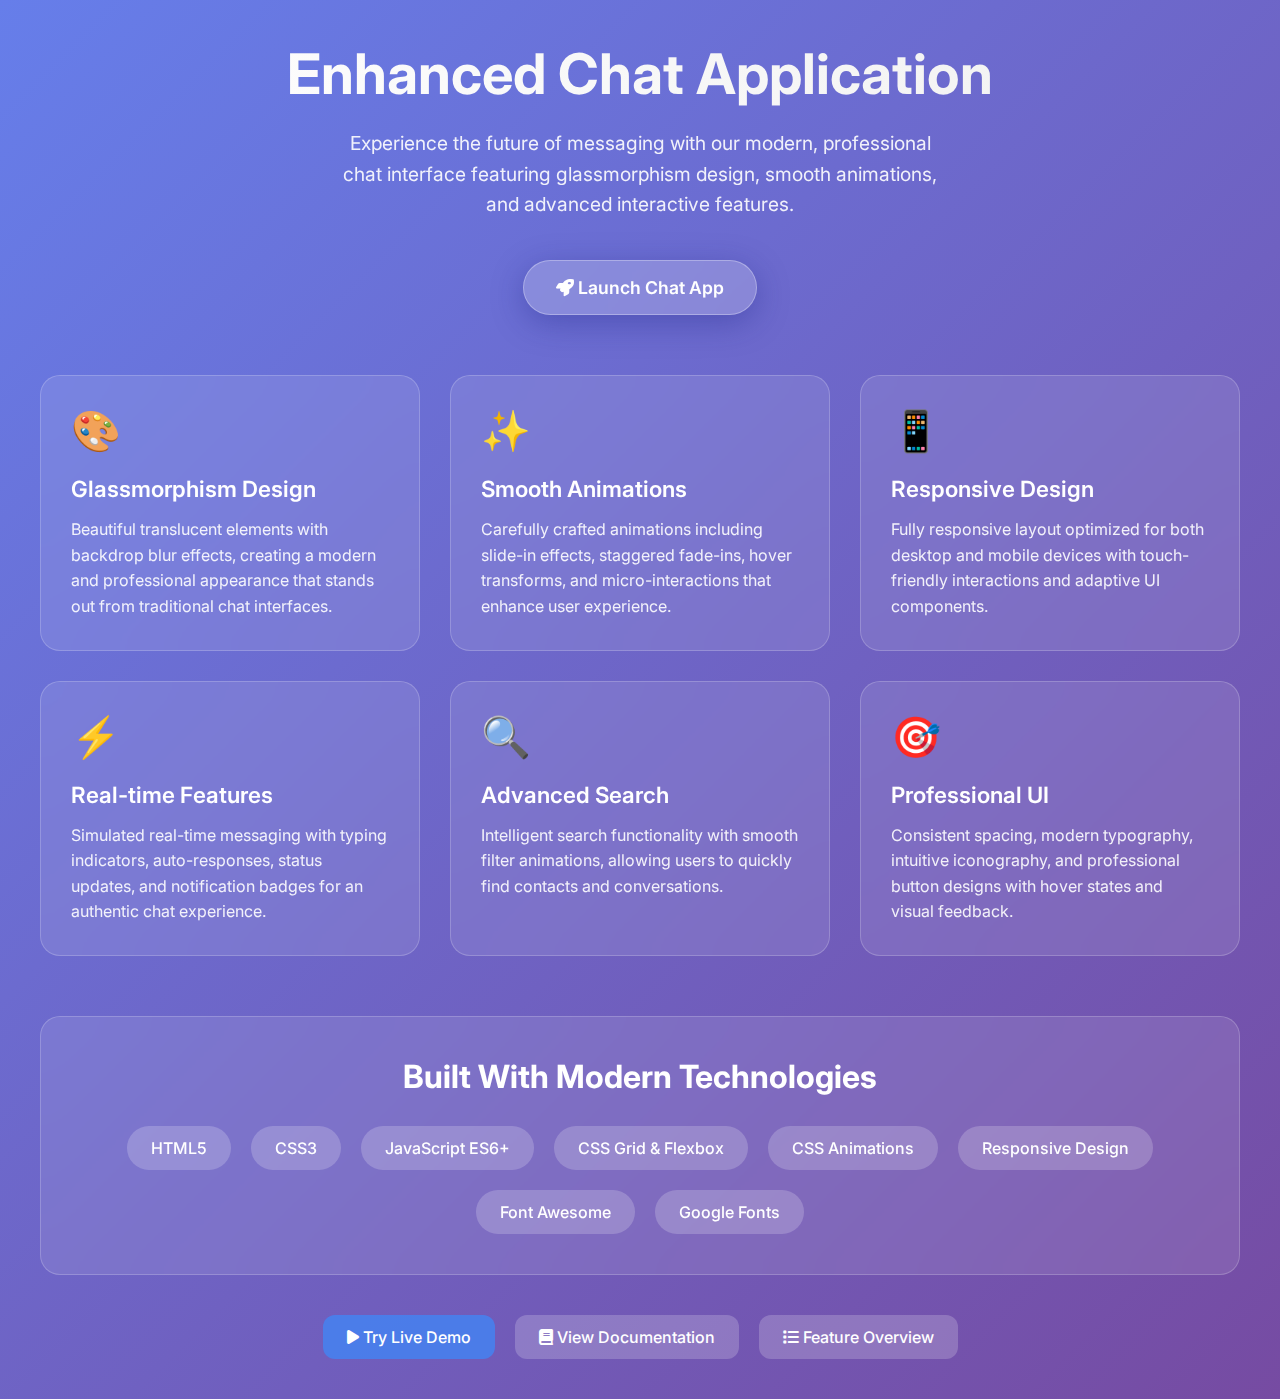
<file: demo.html>
<!DOCTYPE html>
<html lang="en">
<head>
    <meta charset="UTF-8">
    <meta name="viewport" content="width=device-width, initial-scale=1.0">
    <title>Enhanced Chat - Demo Features</title>
    <style>
        * {
            margin: 0;
            padding: 0;
            box-sizing: border-box;
        }
        
        body {
            font-family: 'Inter', -apple-system, BlinkMacSystemFont, sans-serif;
            background: linear-gradient(135deg, #667eea 0%, #764ba2 100%);
            min-height: 100vh;
            color: white;
            padding: 40px 20px;
        }
        
        .demo-container {
            max-width: 1200px;
            margin: 0 auto;
            text-align: center;
        }
        
        .hero {
            margin-bottom: 60px;
        }
        
        .hero h1 {
            font-size: 3.5rem;
            font-weight: 700;
            margin-bottom: 20px;
            background: linear-gradient(45deg, #fff, #f0f0f0);
            -webkit-background-clip: text;
            -webkit-text-fill-color: transparent;
            background-clip: text;
        }
        
        .hero p {
            font-size: 1.2rem;
            opacity: 0.9;
            max-width: 600px;
            margin: 0 auto 40px;
            line-height: 1.6;
        }
        
        .cta-button {
            display: inline-block;
            padding: 16px 32px;
            background: rgba(255, 255, 255, 0.2);
            backdrop-filter: blur(10px);
            border: 1px solid rgba(255, 255, 255, 0.3);
            border-radius: 50px;
            color: white;
            text-decoration: none;
            font-weight: 600;
            font-size: 1.1rem;
            transition: all 0.3s ease;
            box-shadow: 0 8px 32px rgba(31, 38, 135, 0.37);
        }
        
        .cta-button:hover {
            background: rgba(255, 255, 255, 0.3);
            transform: translateY(-2px);
            box-shadow: 0 12px 40px rgba(31, 38, 135, 0.5);
        }
        
        .features-grid {
            display: grid;
            grid-template-columns: repeat(auto-fit, minmax(300px, 1fr));
            gap: 30px;
            margin-bottom: 60px;
        }
        
        .feature-card {
            background: rgba(255, 255, 255, 0.1);
            backdrop-filter: blur(20px);
            border: 1px solid rgba(255, 255, 255, 0.2);
            border-radius: 20px;
            padding: 30px;
            text-align: left;
            transition: all 0.3s ease;
        }
        
        .feature-card:hover {
            transform: translateY(-5px);
            box-shadow: 0 20px 40px rgba(31, 38, 135, 0.3);
        }
        
        .feature-icon {
            font-size: 2.5rem;
            margin-bottom: 20px;
            display: block;
        }
        
        .feature-card h3 {
            font-size: 1.4rem;
            font-weight: 600;
            margin-bottom: 15px;
        }
        
        .feature-card p {
            opacity: 0.9;
            line-height: 1.6;
        }
        
        .tech-stack {
            background: rgba(255, 255, 255, 0.1);
            backdrop-filter: blur(20px);
            border: 1px solid rgba(255, 255, 255, 0.2);
            border-radius: 20px;
            padding: 40px;
            margin-bottom: 40px;
        }
        
        .tech-stack h2 {
            font-size: 2rem;
            margin-bottom: 30px;
        }
        
        .tech-list {
            display: flex;
            flex-wrap: wrap;
            justify-content: center;
            gap: 20px;
        }
        
        .tech-item {
            background: rgba(255, 255, 255, 0.2);
            padding: 12px 24px;
            border-radius: 25px;
            font-weight: 500;
            transition: all 0.3s ease;
        }
        
        .tech-item:hover {
            background: rgba(255, 255, 255, 0.3);
            transform: scale(1.05);
        }
        
        .demo-links {
            display: flex;
            justify-content: center;
            gap: 20px;
            flex-wrap: wrap;
        }
        
        .demo-link {
            padding: 12px 24px;
            background: rgba(66, 133, 244, 0.8);
            border-radius: 12px;
            color: white;
            text-decoration: none;
            font-weight: 500;
            transition: all 0.3s ease;
        }
        
        .demo-link:hover {
            background: rgba(66, 133, 244, 1);
            transform: translateY(-2px);
        }
        
        .demo-link.secondary {
            background: rgba(255, 255, 255, 0.2);
        }
        
        .demo-link.secondary:hover {
            background: rgba(255, 255, 255, 0.3);
        }
        
        @media (max-width: 768px) {
            .hero h1 {
                font-size: 2.5rem;
            }
            
            .hero p {
                font-size: 1rem;
            }
            
            .features-grid {
                grid-template-columns: 1fr;
            }
            
            .demo-links {
                flex-direction: column;
                align-items: center;
            }
        }
    </style>
    <link href="https://cdnjs.cloudflare.com/ajax/libs/font-awesome/6.0.0/css/all.min.css" rel="stylesheet">
    <link href="https://fonts.googleapis.com/css2?family=Inter:wght@300;400;500;600;700&display=swap" rel="stylesheet">
</head>
<body>
    <div class="demo-container">
        <div class="hero">
            <h1>Enhanced Chat Application</h1>
            <p>Experience the future of messaging with our modern, professional chat interface featuring glassmorphism design, smooth animations, and advanced interactive features.</p>
            <a href="index.html" class="cta-button">
                <i class="fas fa-rocket"></i> Launch Chat App
            </a>
        </div>
        
        <div class="features-grid">
            <div class="feature-card">
                <span class="feature-icon">🎨</span>
                <h3>Glassmorphism Design</h3>
                <p>Beautiful translucent elements with backdrop blur effects, creating a modern and professional appearance that stands out from traditional chat interfaces.</p>
            </div>
            
            <div class="feature-card">
                <span class="feature-icon">✨</span>
                <h3>Smooth Animations</h3>
                <p>Carefully crafted animations including slide-in effects, staggered fade-ins, hover transforms, and micro-interactions that enhance user experience.</p>
            </div>
            
            <div class="feature-card">
                <span class="feature-icon">📱</span>
                <h3>Responsive Design</h3>
                <p>Fully responsive layout optimized for both desktop and mobile devices with touch-friendly interactions and adaptive UI components.</p>
            </div>
            
            <div class="feature-card">
                <span class="feature-icon">⚡</span>
                <h3>Real-time Features</h3>
                <p>Simulated real-time messaging with typing indicators, auto-responses, status updates, and notification badges for an authentic chat experience.</p>
            </div>
            
            <div class="feature-card">
                <span class="feature-icon">🔍</span>
                <h3>Advanced Search</h3>
                <p>Intelligent search functionality with smooth filter animations, allowing users to quickly find contacts and conversations.</p>
            </div>
            
            <div class="feature-card">
                <span class="feature-icon">🎯</span>
                <h3>Professional UI</h3>
                <p>Consistent spacing, modern typography, intuitive iconography, and professional button designs with hover states and visual feedback.</p>
            </div>
        </div>
        
        <div class="tech-stack">
            <h2>Built With Modern Technologies</h2>
            <div class="tech-list">
                <span class="tech-item">HTML5</span>
                <span class="tech-item">CSS3</span>
                <span class="tech-item">JavaScript ES6+</span>
                <span class="tech-item">CSS Grid & Flexbox</span>
                <span class="tech-item">CSS Animations</span>
                <span class="tech-item">Responsive Design</span>
                <span class="tech-item">Font Awesome</span>
                <span class="tech-item">Google Fonts</span>
            </div>
        </div>
        
        <div class="demo-links">
            <a href="index.html" class="demo-link">
                <i class="fas fa-play"></i> Try Live Demo
            </a>
            <a href="README.md" class="demo-link secondary">
                <i class="fas fa-book"></i> View Documentation
            </a>
            <a href="#" class="demo-link secondary" onclick="showFeatures()">
                <i class="fas fa-list"></i> Feature Overview
            </a>
        </div>
    </div>
    
    <script>
        function showFeatures() {
            alert(`🚀 Enhanced Chat Features:

✨ Visual Design:
• Glassmorphism with backdrop blur
• Modern sidebar with contact list
• Clean chat area with message bubbles
• Gradient backgrounds & floating shapes

🎬 Animations:
• Container slide-in effects
• Staggered contact animations
• Message slide-up animations
• Hover effects & micro-interactions

📱 Interactive Features:
• Real-time messaging simulation
• Contact switching with transitions
• Search with filter animations
• Online status indicators
• Typing indicators with dots
• Notification badges

🛠️ Technical:
• CSS3 animations & transitions
• Modern JavaScript ES6+
• Responsive breakpoints
• Performance optimized
• Cross-browser compatible

Try the demo to experience all features!`);
        }
        
        // Add some interactive effects
        document.addEventListener('DOMContentLoaded', function() {
            // Animate feature cards on scroll
            const observerOptions = {
                threshold: 0.1,
                rootMargin: '0px 0px -50px 0px'
            };
            
            const observer = new IntersectionObserver(function(entries) {
                entries.forEach(entry => {
                    if (entry.isIntersecting) {
                        entry.target.style.opacity = '1';
                        entry.target.style.transform = 'translateY(0)';
                    }
                });
            }, observerOptions);
            
            document.querySelectorAll('.feature-card').forEach((card, index) => {
                card.style.opacity = '0';
                card.style.transform = 'translateY(30px)';
                card.style.transition = `all 0.6s ease ${index * 0.1}s`;
                observer.observe(card);
            });
        });
    </script>
</body>
</html>
</file>
